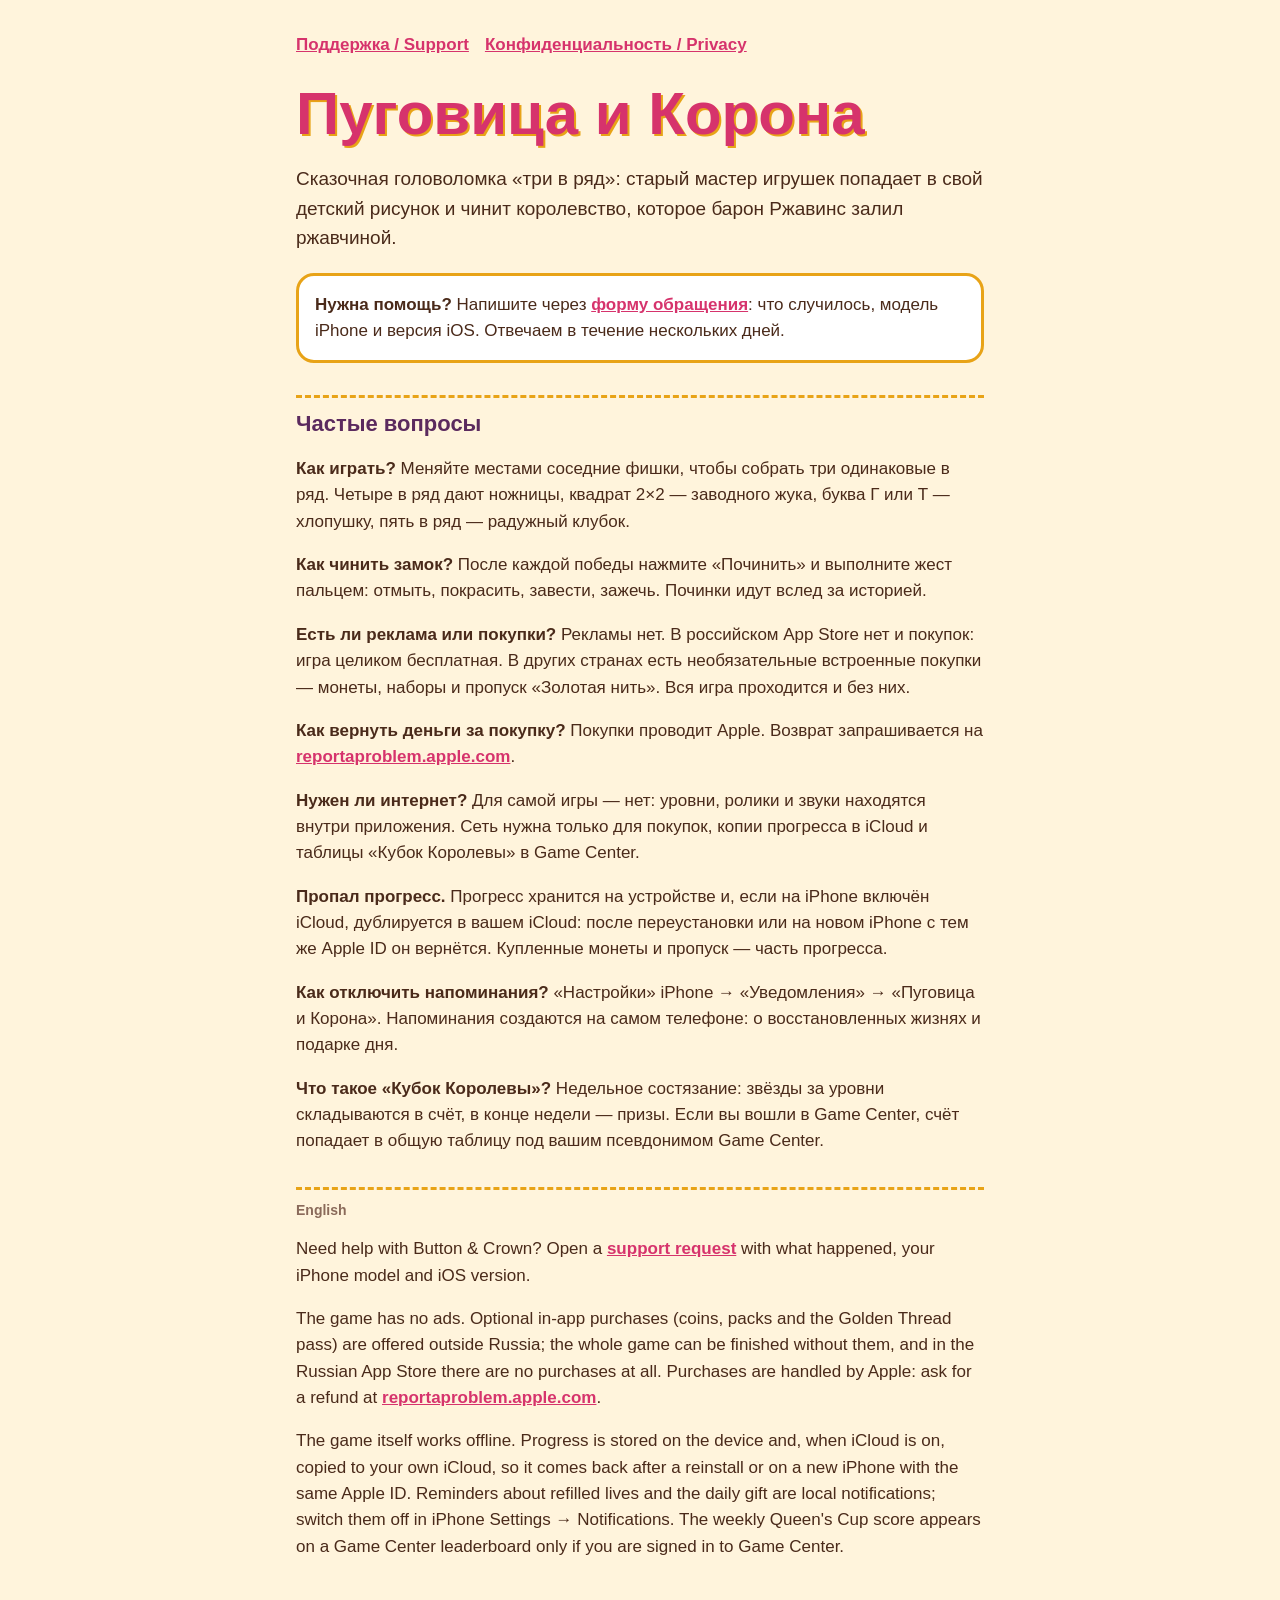
<file: index.html>
<!doctype html>
<html lang="ru">
<head>
<meta charset="utf-8">
<meta name="viewport" content="width=device-width, initial-scale=1">
<title>Пуговица и Корона — поддержка</title>
<link rel="stylesheet" href="style.css">
</head>
<body>
<main>
<nav><a href="./">Поддержка / Support</a><a href="privacy.html">Конфиденциальность / Privacy</a></nav>
<h1>Пуговица и Корона</h1>
<p class="lead">Сказочная головоломка «три в ряд»: старый мастер игрушек попадает в свой детский рисунок и чинит королевство, которое барон Ржавинс залил ржавчиной.</p>

<div class="card">
<strong>Нужна помощь?</strong> Напишите через
<a href="https://github.com/calmshv-star/button-and-crown-site/issues/new">форму обращения</a>: что случилось,
модель iPhone и версия iOS. Отвечаем в течение нескольких дней.
</div>

<h2>Частые вопросы</h2>
<p><strong>Как играть?</strong> Меняйте местами соседние фишки, чтобы собрать три одинаковые в ряд. Четыре в ряд дают ножницы, квадрат 2×2 — заводного жука, буква Г или Т — хлопушку, пять в ряд — радужный клубок.</p>
<p><strong>Как чинить замок?</strong> После каждой победы нажмите «Починить» и выполните жест пальцем: отмыть, покрасить, завести, зажечь. Починки идут вслед за историей.</p>
<p><strong>Есть ли реклама или покупки?</strong> Рекламы нет. В российском App Store нет и покупок: игра целиком бесплатная. В других странах есть необязательные встроенные покупки — монеты, наборы и пропуск «Золотая нить». Вся игра проходится и без них.</p>
<p><strong>Как вернуть деньги за покупку?</strong> Покупки проводит Apple. Возврат запрашивается на <a href="https://reportaproblem.apple.com">reportaproblem.apple.com</a>.</p>
<p><strong>Нужен ли интернет?</strong> Для самой игры — нет: уровни, ролики и звуки находятся внутри приложения. Сеть нужна только для покупок, копии прогресса в iCloud и таблицы «Кубок Королевы» в Game Center.</p>
<p><strong>Пропал прогресс.</strong> Прогресс хранится на устройстве и, если на iPhone включён iCloud, дублируется в вашем iCloud: после переустановки или на новом iPhone с тем же Apple ID он вернётся. Купленные монеты и пропуск — часть прогресса.</p>
<p><strong>Как отключить напоминания?</strong> «Настройки» iPhone → «Уведомления» → «Пуговица и Корона». Напоминания создаются на самом телефоне: о восстановленных жизнях и подарке дня.</p>
<p><strong>Что такое «Кубок Королевы»?</strong> Недельное состязание: звёзды за уровни складываются в счёт, в конце недели — призы. Если вы вошли в Game Center, счёт попадает в общую таблицу под вашим псевдонимом Game Center.</p>

<h2 class="lang">English</h2>
<p>Need help with Button &amp; Crown? Open a <a href="https://github.com/calmshv-star/button-and-crown-site/issues/new">support request</a> with what happened, your iPhone model and iOS version.</p>
<p>The game has no ads. Optional in-app purchases (coins, packs and the Golden Thread pass) are offered outside Russia; the whole game can be finished without them, and in the Russian App Store there are no purchases at all. Purchases are handled by Apple: ask for a refund at <a href="https://reportaproblem.apple.com">reportaproblem.apple.com</a>.</p>
<p>The game itself works offline. Progress is stored on the device and, when iCloud is on, copied to your own iCloud, so it comes back after a reinstall or on a new iPhone with the same Apple ID. Reminders about refilled lives and the daily gift are local notifications; switch them off in iPhone Settings → Notifications. The weekly Queen's Cup score appears on a Game Center leaderboard only if you are signed in to Game Center.</p>
</main>
</body>
</html>
</file>
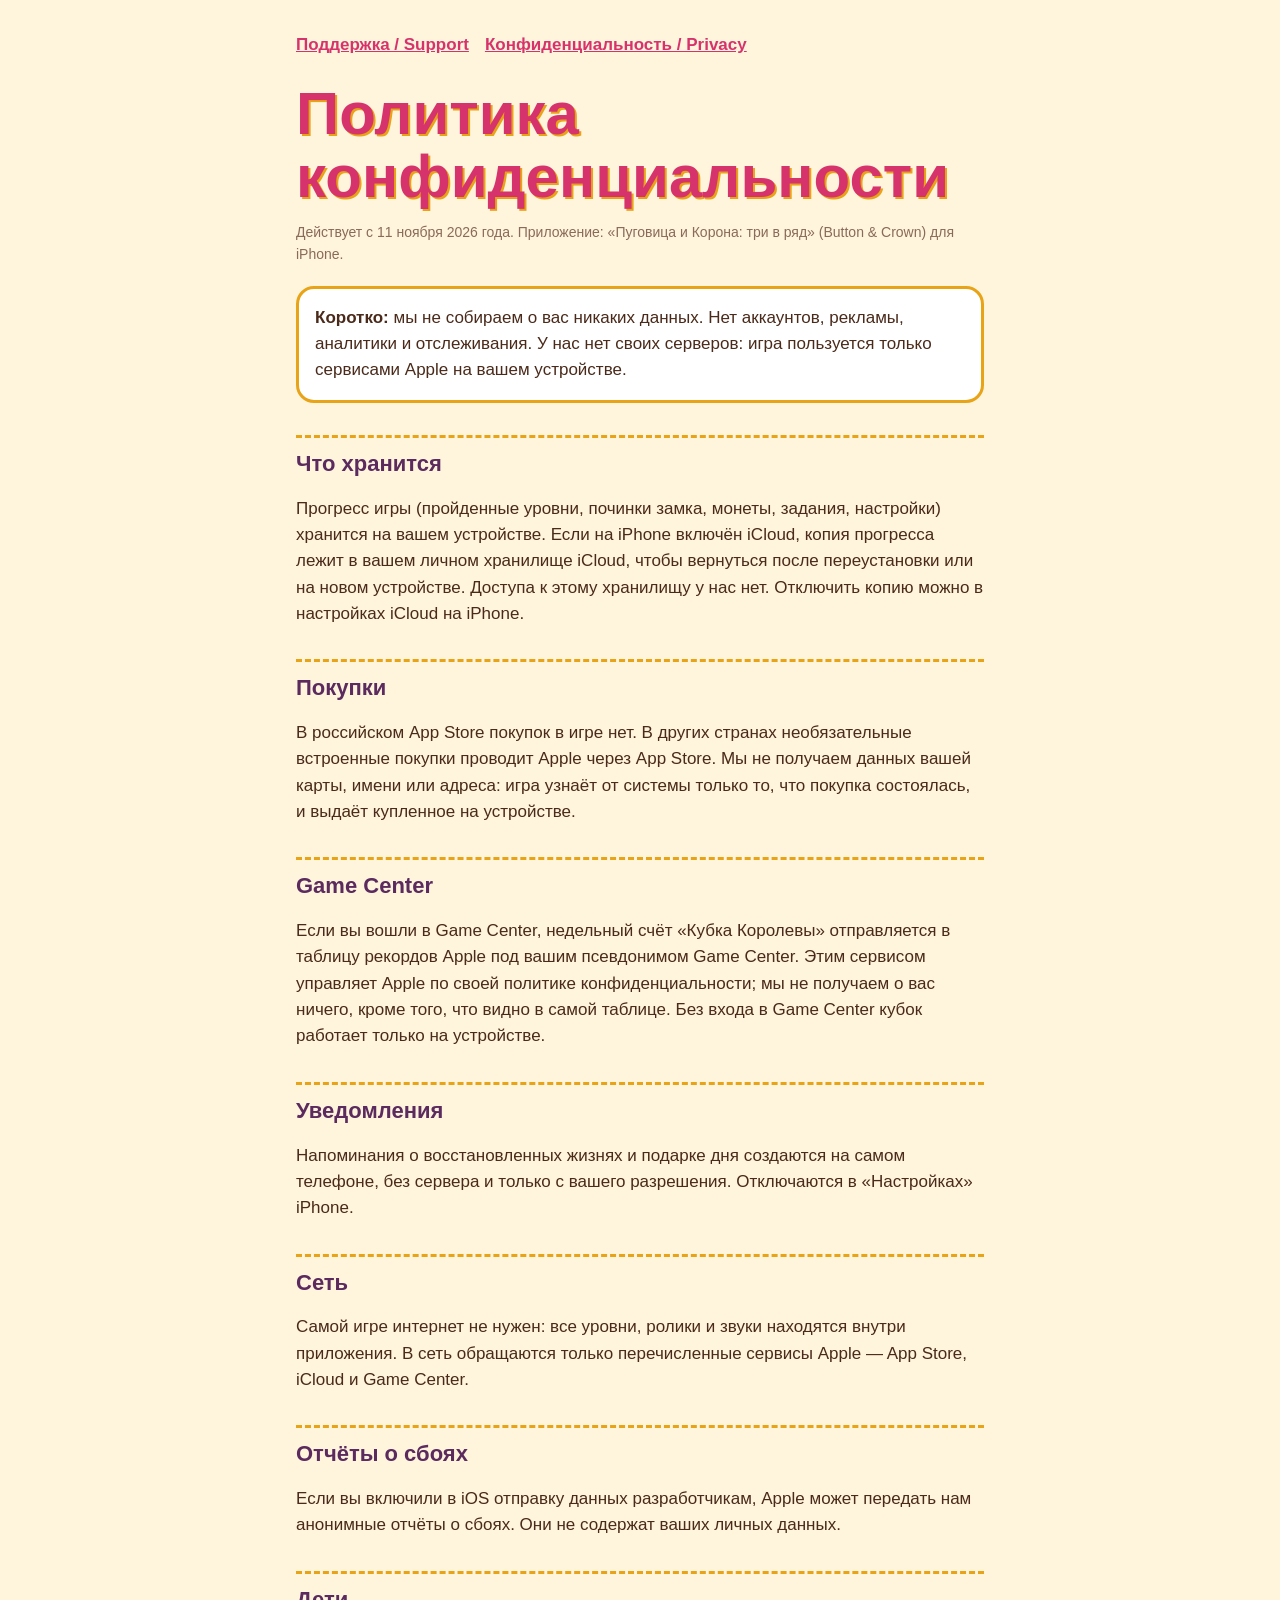
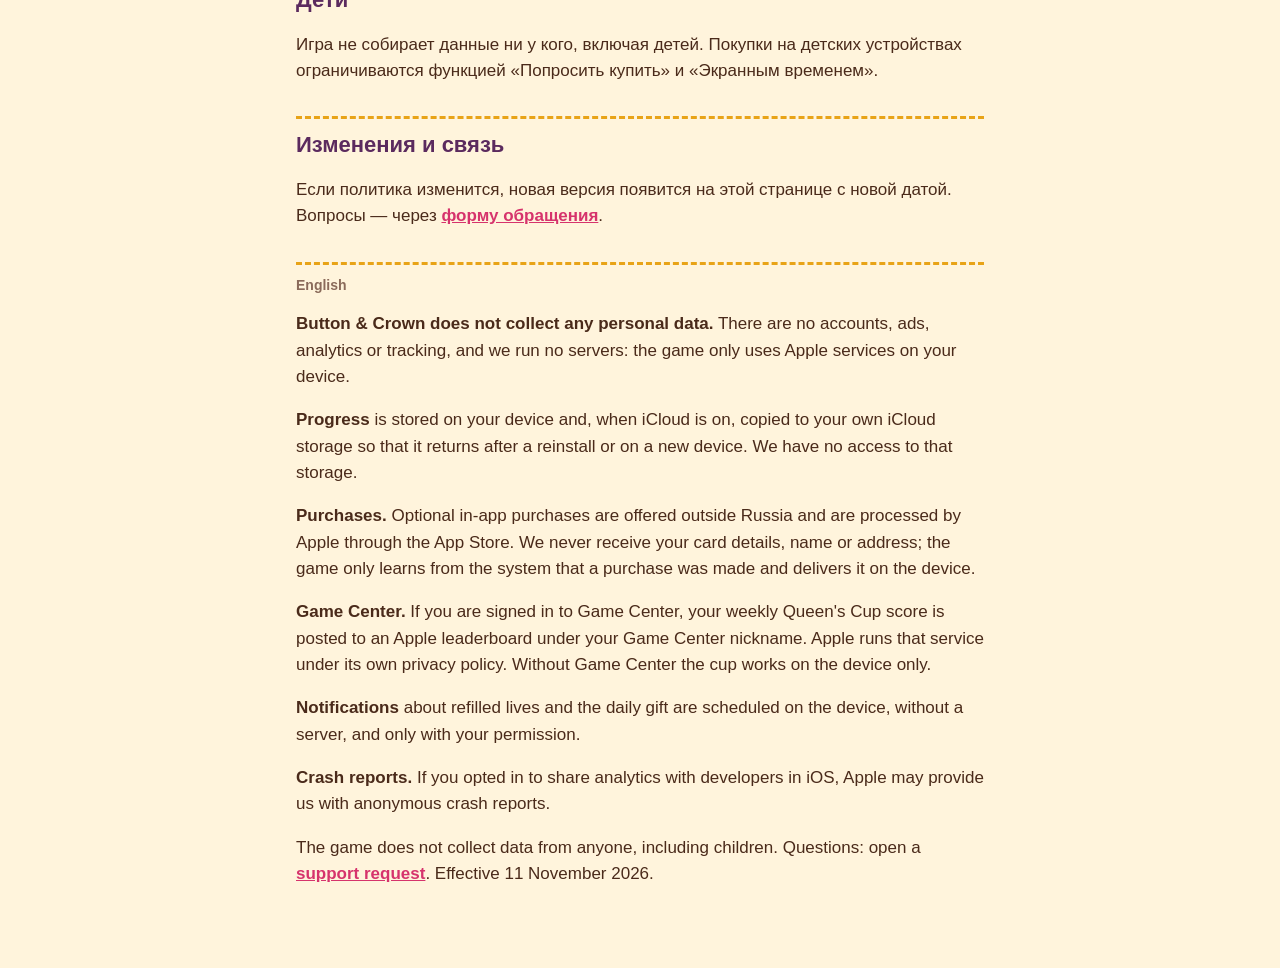
<file: privacy.html>
<!doctype html>
<html lang="ru">
<head>
<meta charset="utf-8">
<meta name="viewport" content="width=device-width, initial-scale=1">
<title>Пуговица и Корона — конфиденциальность</title>
<link rel="stylesheet" href="style.css">
</head>
<body>
<main>
<nav><a href="./">Поддержка / Support</a><a href="privacy.html">Конфиденциальность / Privacy</a></nav>
<h1>Политика конфиденциальности</h1>
<p class="lang">Действует с 11 ноября 2026 года. Приложение: «Пуговица и Корона: три в ряд» (Button &amp; Crown) для iPhone.</p>

<div class="card"><strong>Коротко:</strong> мы не собираем о вас никаких данных. Нет аккаунтов, рекламы, аналитики и отслеживания. У нас нет своих серверов: игра пользуется только сервисами Apple на вашем устройстве.</div>

<h2>Что хранится</h2>
<p>Прогресс игры (пройденные уровни, починки замка, монеты, задания, настройки) хранится на вашем устройстве. Если на iPhone включён iCloud, копия прогресса лежит в вашем личном хранилище iCloud, чтобы вернуться после переустановки или на новом устройстве. Доступа к этому хранилищу у нас нет. Отключить копию можно в настройках iCloud на iPhone.</p>

<h2>Покупки</h2>
<p>В российском App Store покупок в игре нет. В других странах необязательные встроенные покупки проводит Apple через App Store. Мы не получаем данных вашей карты, имени или адреса: игра узнаёт от системы только то, что покупка состоялась, и выдаёт купленное на устройстве.</p>

<h2>Game Center</h2>
<p>Если вы вошли в Game Center, недельный счёт «Кубка Королевы» отправляется в таблицу рекордов Apple под вашим псевдонимом Game Center. Этим сервисом управляет Apple по своей политике конфиденциальности; мы не получаем о вас ничего, кроме того, что видно в самой таблице. Без входа в Game Center кубок работает только на устройстве.</p>

<h2>Уведомления</h2>
<p>Напоминания о восстановленных жизнях и подарке дня создаются на самом телефоне, без сервера и только с вашего разрешения. Отключаются в «Настройках» iPhone.</p>

<h2>Сеть</h2>
<p>Самой игре интернет не нужен: все уровни, ролики и звуки находятся внутри приложения. В сеть обращаются только перечисленные сервисы Apple — App Store, iCloud и Game Center.</p>

<h2>Отчёты о сбоях</h2>
<p>Если вы включили в iOS отправку данных разработчикам, Apple может передать нам анонимные отчёты о сбоях. Они не содержат ваших личных данных.</p>

<h2>Дети</h2>
<p>Игра не собирает данные ни у кого, включая детей. Покупки на детских устройствах ограничиваются функцией «Попросить купить» и «Экранным временем».</p>

<h2>Изменения и связь</h2>
<p>Если политика изменится, новая версия появится на этой странице с новой датой. Вопросы — через <a href="https://github.com/calmshv-star/button-and-crown-site/issues/new">форму обращения</a>.</p>

<h2 class="lang">English</h2>
<p><strong>Button &amp; Crown does not collect any personal data.</strong> There are no accounts, ads, analytics or tracking, and we run no servers: the game only uses Apple services on your device.</p>
<p><strong>Progress</strong> is stored on your device and, when iCloud is on, copied to your own iCloud storage so that it returns after a reinstall or on a new device. We have no access to that storage.</p>
<p><strong>Purchases.</strong> Optional in-app purchases are offered outside Russia and are processed by Apple through the App Store. We never receive your card details, name or address; the game only learns from the system that a purchase was made and delivers it on the device.</p>
<p><strong>Game Center.</strong> If you are signed in to Game Center, your weekly Queen's Cup score is posted to an Apple leaderboard under your Game Center nickname. Apple runs that service under its own privacy policy. Without Game Center the cup works on the device only.</p>
<p><strong>Notifications</strong> about refilled lives and the daily gift are scheduled on the device, without a server, and only with your permission.</p>
<p><strong>Crash reports.</strong> If you opted in to share analytics with developers in iOS, Apple may provide us with anonymous crash reports.</p>
<p>The game does not collect data from anyone, including children. Questions: open a <a href="https://github.com/calmshv-star/button-and-crown-site/issues/new">support request</a>. Effective 11 November 2026.</p>
</main>
</body>
</html>
</file>
<file: style.css>
:root { --paper: #FFF4DC; --ink: #4A2A1A; --berry: #D6336C; --gold: #E8A317; --plum: #5B2A5E; }
* { box-sizing: border-box; }
body { margin: 0; background: var(--paper); color: var(--ink); font: 17px/1.55 ui-rounded, -apple-system, "Helvetica Neue", Arial, sans-serif; }
main { max-width: 720px; margin: 0 auto; padding: 32px 16px 64px; }
h1 { font: 900 clamp(34px, 8vw, 60px)/1.05 ui-rounded, -apple-system, sans-serif; color: var(--berry); text-shadow: 2px 2px 0 var(--gold); margin: 0 0 12px; }
h2 { font: 800 22px/1.25 ui-rounded, -apple-system, sans-serif; color: var(--plum); border-top: 3px dashed var(--gold); padding-top: 12px; margin-top: 32px; }
a { color: var(--berry); font-weight: 700; }
.lead { font-size: 19px; }
.card { background: #fff; border: 3px solid var(--gold); border-radius: 18px; padding: 16px; margin: 20px 0; }
nav { display: flex; gap: 16px; flex-wrap: wrap; margin-bottom: 24px; font-weight: 800; }
.lang { color: #8a6a5a; font-size: 14px; }
</file>
